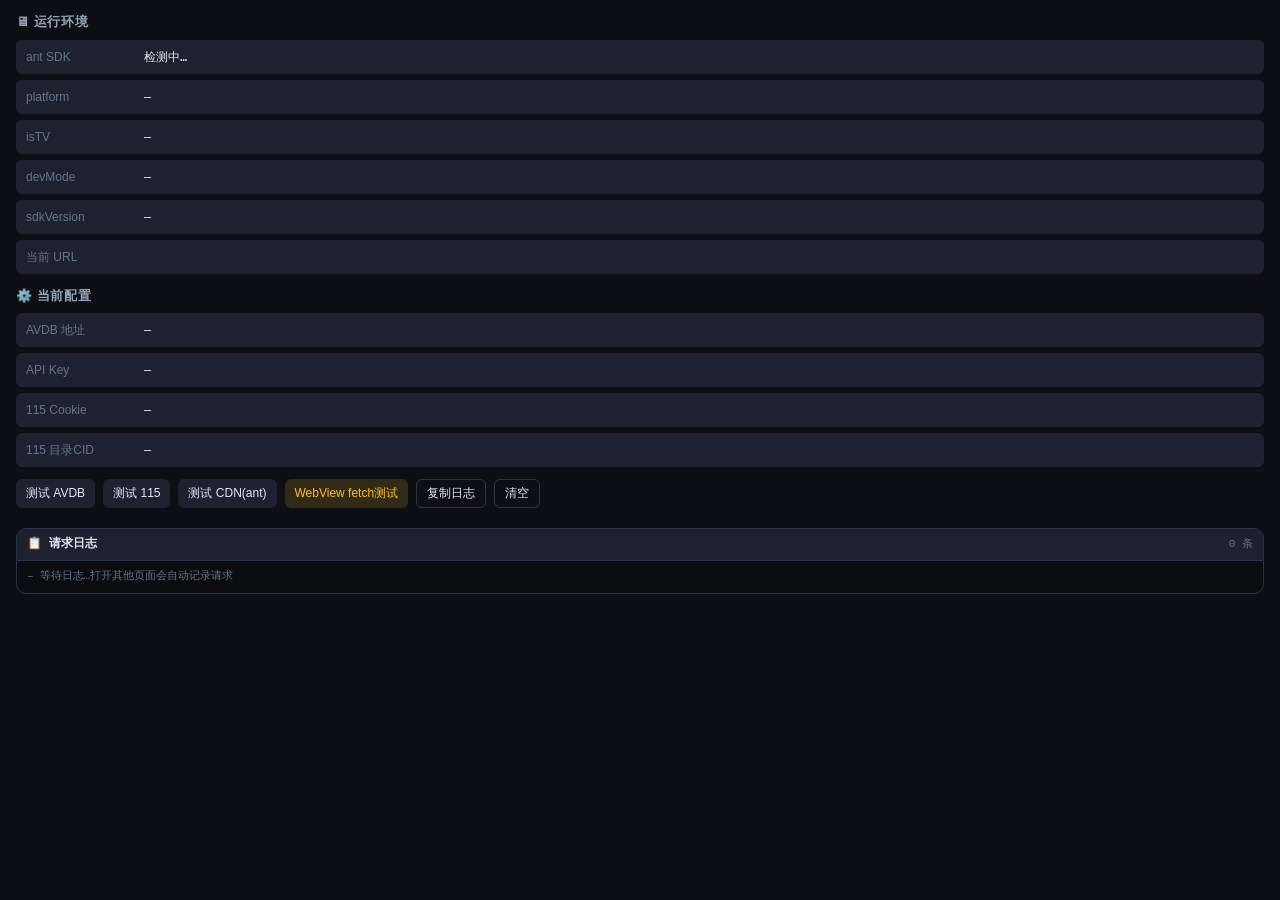
<file: debug.html>
<!DOCTYPE html>
<html lang="zh-CN">
<head>
<meta charset="UTF-8"/>
<meta name="viewport" content="width=device-width,initial-scale=1,viewport-fit=cover"/>
<title>诊断日志 · AVDB</title>
<link rel="stylesheet" href="./theme.css"/>
<style>
#app-main { padding: 0; }

/* 诊断卡片区 */
.diag-section { padding: 12px 16px 0; }
.diag-title { font-size: 13px; font-weight: 600; color: var(--text2); margin-bottom: 8px; text-transform: uppercase; letter-spacing: .6px; }
.diag-grid { display: flex; flex-direction: column; gap: 6px; margin-bottom: 12px; }
.diag-row { display: flex; gap: 8px; align-items: center; font-size: 12px; background: var(--bg3); border-radius: var(--radius-sm); padding: 8px 10px; }
.diag-row .k { color: var(--text3); flex-shrink: 0; width: 110px; }
.diag-row .v { color: var(--text); word-break: break-all; flex: 1; font-family: monospace; }
.diag-row .ok   { color: var(--success); }
.diag-row .warn { color: var(--warn); }
.diag-row .err  { color: var(--danger); }

/* 测试按钮行 */
.test-btns { display: flex; gap: 8px; flex-wrap: wrap; padding: 0 16px 12px; }
.test-result { font-size: 11px; padding: 3px 8px; border-radius: var(--radius-sm); }
.test-result.ok    { background: rgba(52,211,153,.15); color: var(--success); }
.test-result.error { background: rgba(248,113,113,.15); color: var(--danger); }

/* 日志面板 */
#log-panel {
  margin: 0 16px 16px;
  background: #0a0c10;
  border: 1px solid var(--border);
  border-radius: var(--radius);
  font-family: 'Courier New', monospace;
  font-size: 11px;
  line-height: 1.6;
  overflow: hidden;
}
#log-header {
  display: flex;
  align-items: center;
  justify-content: space-between;
  padding: 6px 10px;
  background: var(--bg3);
  border-bottom: 1px solid var(--border);
  font-size: 12px;
  font-weight: 600;
}
#log-entries {
  max-height: 55vh;
  overflow-y: auto;
  padding: 6px 0;
}
#log-entries::-webkit-scrollbar { width: 3px; }
#log-entries::-webkit-scrollbar-thumb { background: var(--border); }
.log-line {
  display: flex;
  gap: 6px;
  padding: 1px 10px;
  transition: background .1s;
}
.log-line:hover { background: rgba(255,255,255,.03); }
.log-t    { color: var(--text3); flex-shrink: 0; user-select: none; }
.log-tag  { flex-shrink: 0; width: 36px; text-align: center; border-radius: 2px; }
.log-msg  { color: var(--text2); word-break: break-all; flex: 1; }
.level-INFO  .log-tag { background: rgba(108,142,245,.2); color: var(--accent); }
.level-WARN  .log-tag { background: rgba(251,191,36,.2);  color: var(--warn); }
.level-ERROR .log-tag { background: rgba(248,113,113,.2); color: var(--danger); }
.level-ERROR .log-msg { color: var(--danger); }
</style>
</head>
<body>
<div id="app-header"></div>
<div id="app-main">

  <!-- 环境信息 -->
  <div class="diag-section">
    <div class="diag-title">🖥 运行环境</div>
    <div class="diag-grid" id="env-grid">
      <div class="diag-row"><span class="k">ant SDK</span><span class="v" id="d-sdk">检测中…</span></div>
      <div class="diag-row"><span class="k">platform</span><span class="v" id="d-platform">–</span></div>
      <div class="diag-row"><span class="k">isTV</span><span class="v" id="d-tv">–</span></div>
      <div class="diag-row"><span class="k">devMode</span><span class="v" id="d-dev">–</span></div>
      <div class="diag-row"><span class="k">sdkVersion</span><span class="v" id="d-sdkver">–</span></div>
      <div class="diag-row"><span class="k">当前 URL</span><span class="v" id="d-url" style="font-size:10px"></span></div>
    </div>

    <div class="diag-title">⚙️ 当前配置</div>
    <div class="diag-grid" id="cfg-grid">
      <div class="diag-row"><span class="k">AVDB 地址</span><span class="v" id="d-avdb-url">–</span></div>
      <div class="diag-row"><span class="k">API Key</span><span class="v" id="d-avdb-key">–</span></div>
      <div class="diag-row"><span class="k">115 Cookie</span><span class="v" id="d-p115">–</span></div>
      <div class="diag-row"><span class="k">115 目录CID</span><span class="v" id="d-folder-cid">–</span></div>

    </div>
  </div>

  <!-- 诊断测试按钮 -->
  <div class="test-btns">
    <button data-focus class="btn btn-sm" id="btn-test-avdb">测试 AVDB</button>
    <button data-focus class="btn btn-sm" id="btn-test-115">测试 115</button>
    <button data-focus class="btn btn-sm" id="btn-test-cdn">测试 CDN(ant)</button>
    <button data-focus class="btn btn-sm" style="background:rgba(251,191,36,.15);color:#fbbf24" id="btn-test-fetch">WebView fetch测试</button>
    <button data-focus class="btn btn-sm btn-ghost" id="btn-copy">复制日志</button>
    <button data-focus class="btn btn-sm btn-ghost" id="btn-clear">清空</button>
  </div>
  <div id="test-results" style="padding: 0 16px 8px; display:flex; gap:6px; flex-wrap:wrap;"></div>


  <!-- 实时日志面板 -->
  <div id="log-panel">
    <div id="log-header">
      📋 请求日志
      <span id="log-count" style="font-weight:400;color:var(--text3);font-size:11px">0 条</span>
    </div>
    <div id="log-entries">
      <div class="log-line"><span class="log-t">–</span><span class="log-msg" style="color:var(--text3)">等待日志…打开其他页面会自动记录请求</span></div>
    </div>
  </div>

</div>

<script src="./lib.js"></script>
<script>
(function(){
  'use strict';
  var Cfg = AVDBApp.Cfg, AVDB = AVDBApp.AVDB, P115 = AVDBApp.P115, Log = AVDBApp.Log, UI = AVDBApp.UI;

  Cfg.load().then(function(){
    UI.renderHeader('settings');
    UI.initTvFocus();
    fillEnv();
    fillCfg();
    startLogStream();
    bindButtons();
  });

  /* ---- 环境信息 ---- */
  function fillEnv() {
    setText('d-url', location.href);
    if (typeof window.ant === 'undefined') {
      setText('d-sdk', 'ⓘ 未检测到 ant（浏览器模式）', 'warn');
      return;
    }
    setText('d-sdk', '✅ 已注入', 'ok');
    try {
      ant.env.getSystemInfo().then(function(info){
        setText('d-platform', info.platform || '–');
        setText('d-tv',      String(info.isTV));
        setText('d-dev',     String(info.devMode), info.devMode ? 'warn' : '');
        setText('d-sdkver',  info.sdkVersion || '–');
        Log.info('ENV', JSON.stringify(info));
      });
    } catch(e) {
      setText('d-platform', 'getSystemInfo 失败: ' + e.message, 'err');
    }
  }

  /* ---- 配置信息 ---- */
  function fillCfg() {
    var d = Cfg.data;
    setText('d-avdb-url', d.avdbUrl || '（未设置）', d.avdbUrl ? '' : 'warn');
    setText('d-avdb-key', d.avdbKey ? d.avdbKey.slice(0,8) + '…' : '（未设置）', d.avdbKey ? '' : 'warn');
    var has115 = Cfg.has115Cookie();
    setText('d-p115', has115 ? '✅ UID/CID/SEID 已填写' : '❌ 未填写', has115 ? 'ok' : 'err');
    setText('d-folder-cid', d.p115FolderCid || '–');
  }

  function setText(id, text, cls) {
    var el = document.getElementById(id);
    if (!el) return;
    el.textContent = text;
    el.className = 'v' + (cls ? ' ' + cls : '');
  }

  /* ---- 日志流 ---- */
  function startLogStream() {
    renderLogs();
    Log.subscribe(function(){ renderLogs(); });
  }

  function renderLogs() {
    var entries = Log.getAll();
    var panel = document.getElementById('log-entries');
    var count = document.getElementById('log-count');
    if (count) count.textContent = entries.length + ' 条';
    if (!panel) return;
    if (!entries.length) {
      panel.innerHTML = '<div class="log-line"><span class="log-msg" style="color:var(--text3)">暂无日志</span></div>';
      return;
    }
    panel.innerHTML = entries.map(function(e){
      return '<div class="log-line level-' + e.level + '">' +
        '<span class="log-t">' + e.t + '</span>' +
        '<span class="log-tag">' + e.tag + '</span>' +
        '<span class="log-msg">' + esc(e.msg) + '</span>' +
      '</div>';
    }).join('');
    // 滚动到底部
    panel.scrollTop = panel.scrollHeight;
  }

  function esc(s) {
    return String(s).replace(/&/g,'&amp;').replace(/</g,'&lt;').replace(/>/g,'&gt;');
  }

  /* ---- 诊断按钮 ---- */
  function bindButtons() {
    document.getElementById('btn-test-avdb').addEventListener('click', testAVDB);
    document.getElementById('btn-test-115').addEventListener('click', test115);
    document.getElementById('btn-test-cdn').addEventListener('click', testCDN);
    document.getElementById('btn-test-fetch').addEventListener('click', testFetch);
    document.getElementById('btn-copy').addEventListener('click', copyLogs);
    document.getElementById('btn-clear').addEventListener('click', function(){
      Log.clear(); renderLogs();
    });
  }

  function showResult(id, ok, msg) {
    var area = document.getElementById('test-results');
    var el = document.getElementById('tr-' + id) || document.createElement('span');
    el.id = 'tr-' + id;
    el.className = 'test-result ' + (ok ? 'ok' : 'error');
    el.textContent = msg;
    if (!el.parentNode) area.appendChild(el);
  }

  function testAVDB() {
    var btn = document.getElementById('btn-test-avdb');
    btn.disabled = true; btn.textContent = '测试中…';
    Log.info('DIAG', '开始测试 AVDB: ' + Cfg.data.avdbUrl);
    AVDB.getStats().then(function(data){
      var n = data && (data.article_count || data.articles_count || data.total_articles || '?');
      showResult('avdb', true, '✅ AVDB 正常，资源: ' + n);
      Log.info('DIAG', 'AVDB测试通过，资源数: ' + n);
    }).catch(function(e){
      showResult('avdb', false, '❌ AVDB: ' + e.message);
      Log.error('DIAG', 'AVDB测试失败: ' + e.message);
    }).then(function(){ btn.disabled = false; btn.textContent = '测试 AVDB'; });
  }

  function test115() {
    if (!Cfg.has115Cookie()) {
      showResult('115', false, '❌ 115 Cookie 未填写');
      return;
    }
    var btn = document.getElementById('btn-test-115');
    btn.disabled = true; btn.textContent = '测试中…';
    Log.info('DIAG', '开始测试 115 Cookie');
    P115.testCookie().then(function(data){
      var cnt = data && data.data && data.data.count;
      showResult('115', true, '✅ 115 Cookie 有效' + (cnt != null ? '，文件: ' + cnt : ''));
      Log.info('DIAG', '115 Cookie 有效');
    }).catch(function(e){
      showResult('115', false, '❌ 115: ' + e.message);
      Log.error('DIAG', '115 Cookie 失败: ' + e.message);
    }).then(function(){ btn.disabled = false; btn.textContent = '测试 115'; });
  }

  function testCDN() {
    var btn = document.getElementById('btn-test-cdn');
    btn.disabled = true; btn.textContent = '测试中…';
    var cdnUrl = 'https://cdn.jsdelivr.net/gh/graysui/avdb-mayiapp@main/manifest.json';
    Log.info('DIAG', '测试 CDN(ant.request): ' + cdnUrl);
    ant.request({ url: cdnUrl, method: 'GET', timeout: 10000 }).then(function(res){
      showResult('cdn', true, '✅ CDN(ant) 可达 ' + res.statusCode);
      Log.info('DIAG', 'CDN ant.request 正常 ' + res.statusCode);
    }).catch(function(e){
      showResult('cdn', false, '❌ CDN(ant): ' + e.message);
      Log.error('DIAG', 'CDN ant.request 失败: ' + e.message);
    }).then(function(){ btn.disabled = false; btn.textContent = '测试 CDN(ant)'; });
  }

  /* WebView 原生 fetch 测试
     目的：区分 ant.request SDK 问题 vs 设备网络问题
     - fetch 成功 + ant.request 失败 → SDK/allowlist 问题
     - fetch 失败 + ant.request 失败 → 设备无外网 / VPN / 代理问题
  */
  function testFetch() {
    var btn = document.getElementById('btn-test-fetch');
    btn.disabled = true; btn.textContent = '测试中…';
    var testUrl = 'https://cdn.jsdelivr.net/gh/graysui/avdb-mayiapp@main/manifest.json';
    Log.info('DIAG', '开始 WebView fetch 测试: ' + testUrl);
    var t0 = Date.now();
    fetch(testUrl, { method: 'GET', mode: 'cors', cache: 'no-store' })
      .then(function(res){
        var ms = Date.now() - t0;
        Log.info('DIAG', 'WebView fetch 成功: HTTP ' + res.status + ' [' + ms + 'ms]');
        showResult('fetch', true, '✅ WebView fetch 可达 HTTP ' + res.status + ' (' + ms + 'ms)');
        Log.warn('DIAG', '→ ant.request 失败但 fetch 成功：是 ant.request SDK 或 allowlist 问题！');
      })
      .catch(function(e){
        var ms = Date.now() - t0;
        Log.error('DIAG', 'WebView fetch 也失败 [' + ms + 'ms]: ' + e.message);
        showResult('fetch', false, '❌ WebView fetch 失败: ' + e.message);
        Log.warn('DIAG', '→ fetch 和 ant.request 都失败：设备网络/VPN/代理问题，与代码无关！');
      })
      .then(function(){ btn.disabled = false; btn.textContent = 'WebView fetch测试'; });

    // 同时测试 AVDB URL（如果已配置）
    if (Cfg.data.avdbUrl) {
      var avdbTest = Cfg.data.avdbUrl + '/api/v1/stats';
      Log.info('DIAG', 'WebView fetch 测试 AVDB: ' + avdbTest);
      fetch(avdbTest, { method: 'GET', mode: 'no-cors', cache: 'no-store' })
        .then(function(res){
          Log.info('DIAG', 'WebView fetch AVDB 响应 type=' + res.type + ' status=' + res.status);
        }).catch(function(e){
          Log.error('DIAG', 'WebView fetch AVDB 失败: ' + e.message);
        });
    }
  }

  function copyLogs() {
    var text = Log.getAll().map(function(e){
      return '[' + e.t + '] ' + e.level + ' [' + e.tag + '] ' + e.msg;
    }).join('\n');
    ant.clipboard.set(text).then(function(){
      UI.toast('✅ 日志已复制到剪贴板（' + Log.getAll().length + ' 条）');
    }).catch(function(e){
      UI.toast('复制失败: ' + UI.errText(e));
    });
  }
})();

</script>
</body>
</html>
</file>
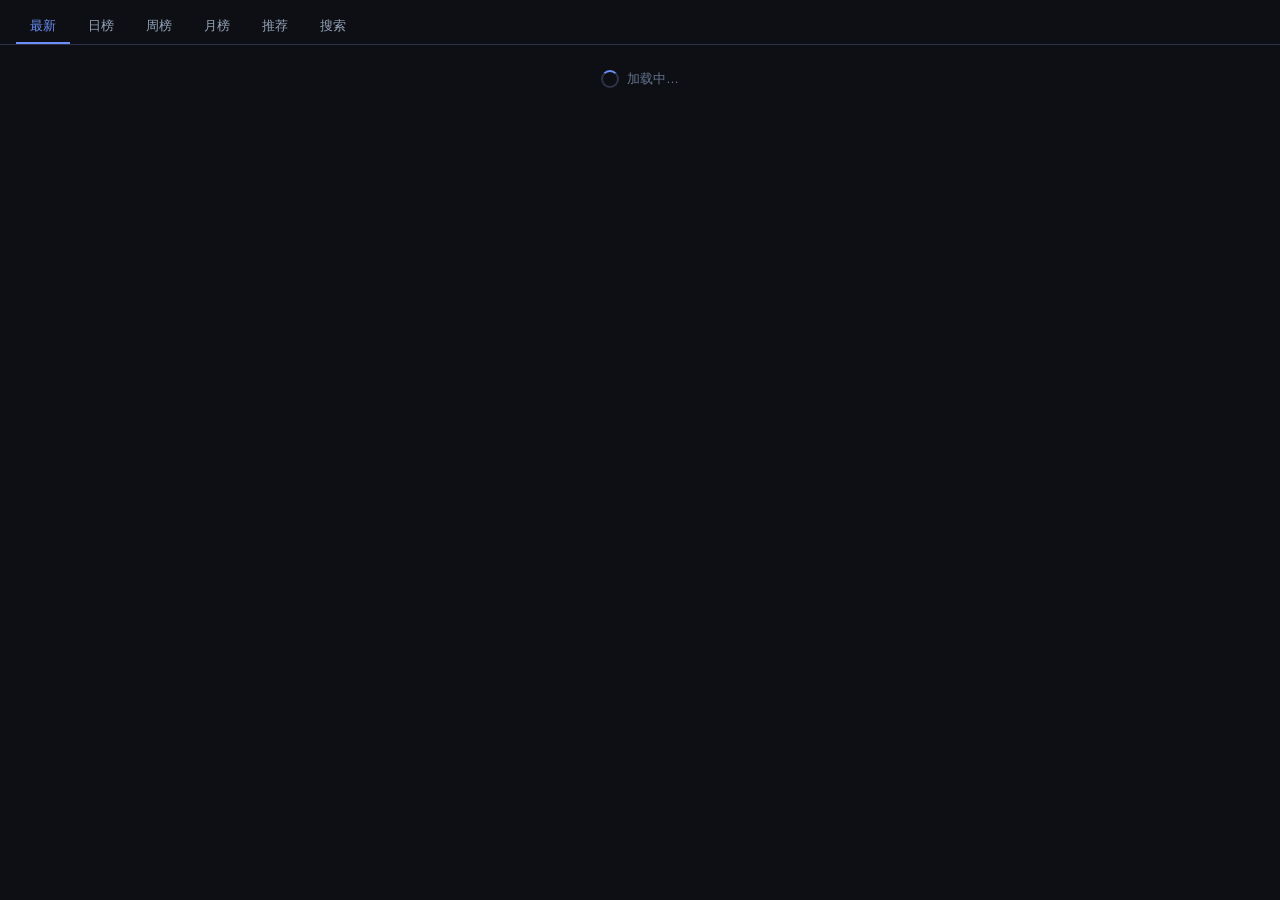
<file: online.html>
<!DOCTYPE html>
<html lang="zh-CN">
<head>
<meta charset="UTF-8"/>
<meta name="viewport" content="width=device-width,initial-scale=1,viewport-fit=cover"/>
<title>在线资源 · AVDB</title>
<link rel="stylesheet" href="./theme.css"/>
<style>
#search-wrap { padding:10px 16px; display:flex; gap:8px; }
#search-wrap input { flex:1; background:var(--bg3); border:1px solid var(--border);
  border-radius:var(--radius-sm); color:var(--text); font-size:14px; padding:8px 12px; outline:none; }
#search-wrap input:focus { border-color:var(--accent); }
</style>
</head>
<body>
<div id="app-header"></div>

<!-- Tab Bar -->
<div class="tab-bar" id="tab-bar">
  <button data-focus class="tab-btn on" data-tab="latest">最新</button>
  <button data-focus class="tab-btn" data-tab="daily">日榜</button>
  <button data-focus class="tab-btn" data-tab="weekly">周榜</button>
  <button data-focus class="tab-btn" data-tab="monthly">月榜</button>
  <button data-focus class="tab-btn" data-tab="recommend">推荐</button>
  <button data-focus class="tab-btn" data-tab="search">搜索</button>
</div>

<!-- 搜索框（仅搜索tab显示）-->
<div id="search-wrap" style="display:none">
  <input id="search-input" type="text" placeholder="番号 / 标题 / 演员…" autocomplete="off"/>
  <button data-focus class="btn btn-primary btn-sm" id="search-btn">搜索</button>
</div>

<div id="app-main">
  <div class="loading-row"><div class="spinner"></div>加载中…</div>
</div>

<script src="./lib.js"></script>
<script>
(function(){
  'use strict';
  var Cfg = AVDBApp.Cfg, AVDB = AVDBApp.AVDB, UI = AVDBApp.UI;
  var main = document.getElementById('app-main');
  var currentTab = 'latest';
  var currentPage = 1;
  var loading = false;
  var hasMore = true;

  Cfg.load().then(function(){
    UI.renderHeader('online');
    UI.initTvFocus();
    if (!UI.checkConfig(main)) return;
    initTabs();
    loadTab('latest', 1, true);
  });

  function initTabs() {
    document.getElementById('tab-bar').querySelectorAll('.tab-btn').forEach(function(btn){
      btn.addEventListener('click', function(){
        document.querySelectorAll('.tab-btn').forEach(function(b){ b.classList.remove('on'); });
        btn.classList.add('on');
        var tab = btn.dataset.tab;
        document.getElementById('search-wrap').style.display = tab === 'search' ? 'flex' : 'none';
        if (tab !== 'search') loadTab(tab, 1, true);
        else { currentTab = 'search'; main.innerHTML = '<div class="hint">输入关键词后搜索</div>'; }
      });
    });
    var si = document.getElementById('search-input');
    document.getElementById('search-btn').addEventListener('click', function(){
      var q = si.value.trim();
      if (!q) return;
      doSearch(q, 1, true);
    });
    si.addEventListener('keydown', function(e){
      if (e.key === 'Enter') document.getElementById('search-btn').click();
    });
    // 滚动加载更多
    window.addEventListener('scroll', function(){
      if (loading || !hasMore) return;
      if (window.innerHeight + window.scrollY >= document.body.offsetHeight - 200) {
        if (currentTab === 'search') {
          var q = document.getElementById('search-input').value.trim();
          if (q) doSearch(q, currentPage + 1, false);
        } else {
          loadTab(currentTab, currentPage + 1, false);
        }
      }
    });
  }

  function loadTab(tab, page, reset) {
    currentTab = tab;
    if (loading) return;
    loading = true;
    if (reset) { currentPage = 1; hasMore = true; main.innerHTML = UI.skeleton(12, 'grid'); }

    var p;
    if (tab === 'latest')    p = AVDB.getLatest(page, 24);
    else if (tab === 'daily')   p = AVDB.getRankings('daily');
    else if (tab === 'weekly')  p = AVDB.getRankings('weekly');
    else if (tab === 'monthly') p = AVDB.getRankings('monthly');
    else if (tab === 'recommend') p = AVDB.getRecommend();
    else return;

    p.then(function(data){
      currentPage = page;
      var list = normalizeMovies(data, tab);
      if (list.length < 20) hasMore = false;
      if (reset) main.innerHTML = '';
      if (!list.length && reset) { main.innerHTML = '<div class="hint">暂无内容</div>'; return; }
      appendCards(list);
    }).catch(function(e){
      if (reset) main.innerHTML = UI.stateHtml('⚠️', '加载失败', UI.esc(UI.errText(e)),
        '<button data-focus class="btn btn-primary" onclick="location.reload()">重试</button>');
      else UI.toast('加载失败：' + UI.errText(e));
    }).then(function(){ loading = false; });
  }

  function doSearch(q, page, reset) {
    if (loading) return;
    loading = true;
    if (reset) { currentPage = 1; hasMore = true; main.innerHTML = UI.skeleton(12, 'grid'); }

    AVDB.search(q, page, 24).then(function(data){
      currentPage = page;
      var list = normalizeMovies(data, 'search');
      if (list.length < 20) hasMore = false;
      if (reset) main.innerHTML = '';
      if (!list.length && reset) { main.innerHTML = '<div class="hint">没有找到「' + UI.esc(q) + '」相关结果</div>'; return; }
      appendCards(list);
    }).catch(function(e){
      if (reset) main.innerHTML = UI.stateHtml('⚠️', '搜索失败', UI.esc(UI.errText(e)));
      else UI.toast('搜索失败：' + UI.errText(e));
    }).then(function(){ loading = false; });
  }

  function normalizeMovies(data, tab) {
    if (!data) return [];
    var list = Array.isArray(data) ? data : (data.list || data.items || data.movies || data.results || []);
    return list.map(function(m){
      return {
        _id:    m.id || m.movie_id || '',
        title:  m.title || m.number || '',
        number: m.number || '',
        cover:  m.cover || m.preview_url || '',
        score:  m.score || ''
      };
    });
  }

  function appendCards(list) {
    var grid = main.querySelector('.grid');
    if (!grid) { main.innerHTML = '<div class="grid"></div>'; grid = main.querySelector('.grid'); }
    var frag = document.createDocumentFragment();
    list.forEach(function(item){
      var btn = document.createElement('button');
      btn.className = 'card';
      btn.setAttribute('data-focus', '');
      btn.innerHTML = UI.posterHtml(item) +
        '<div class="card-name">' + UI.esc(item.title) + '</div>' +
        (item.number ? '<div class="card-sub">' + UI.esc(item.number) + '</div>' : '');
      btn.addEventListener('click', function(){ UI.goMovie(item._id); });
      frag.appendChild(btn);
    });
    grid.appendChild(frag);
  }
})();
</script>
</body>
</html>
</file>
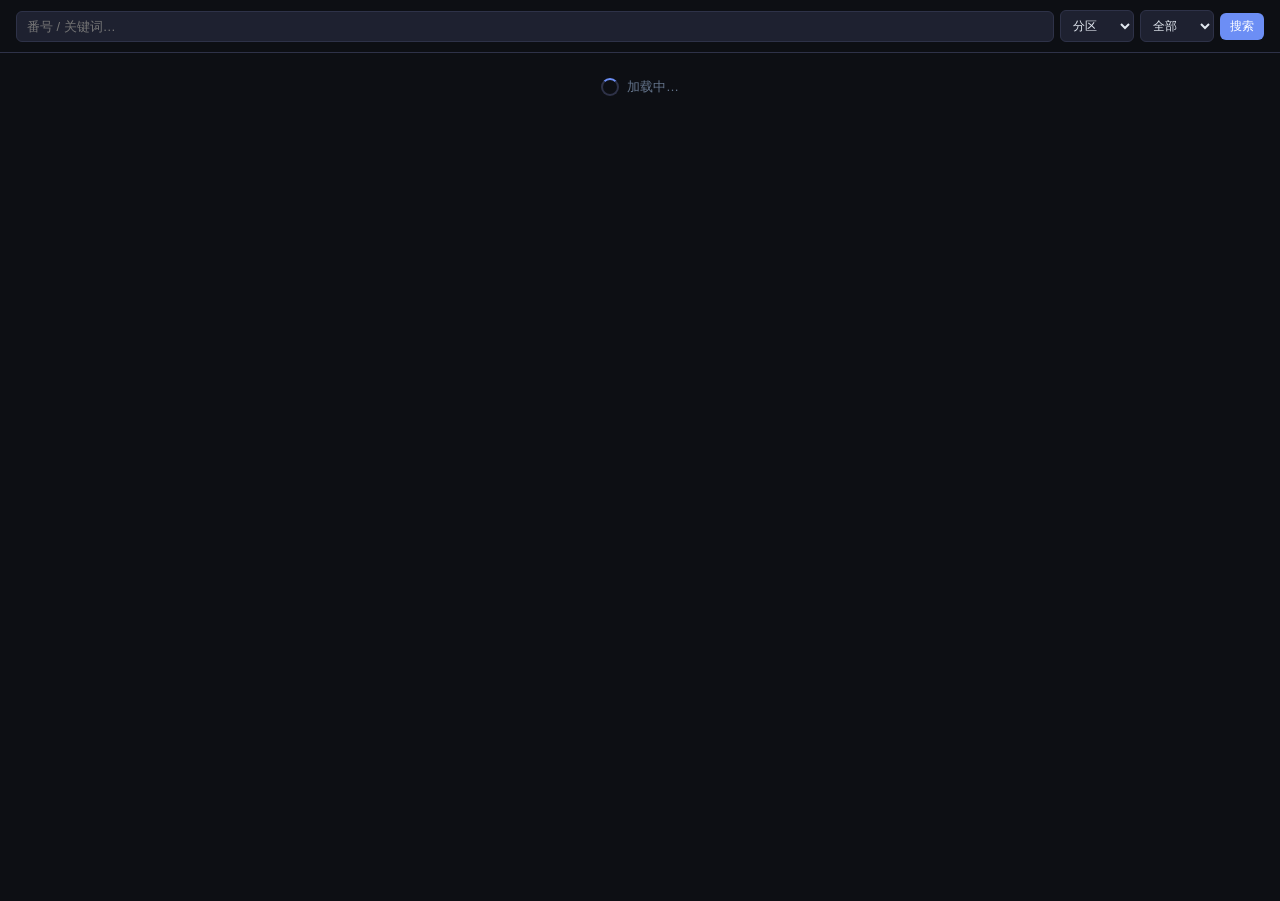
<file: resources.html>
<!DOCTYPE html>
<html lang="zh-CN">
<head>
<meta charset="UTF-8"/>
<meta name="viewport" content="width=device-width,initial-scale=1,viewport-fit=cover"/>
<title>资源库 · AVDB</title>
<link rel="stylesheet" href="./theme.css"/>
<style>
.filter-bar { display:flex; gap:6px; padding:10px 16px; flex-wrap:wrap; align-items:center; border-bottom:1px solid var(--border); }
.filter-bar input { flex:1; min-width:120px; background:var(--bg3); border:1px solid var(--border);
  border-radius:var(--radius-sm); color:var(--text); font-size:13px; padding:7px 10px; outline:none; }
.filter-bar input:focus { border-color:var(--accent); }
.filter-select { background:var(--bg3); border:1px solid var(--border); border-radius:var(--radius-sm);
  color:var(--text); font-size:12px; padding:7px 8px; outline:none; }
.article-item { display:flex; gap:12px; padding:12px 16px; border-bottom:1px solid var(--border); cursor:pointer; transition:background .15s; }
.article-item:hover { background:var(--bg3); }
.article-cover { flex-shrink:0; width:60px; aspect-ratio:2/3; border-radius:var(--radius-sm); overflow:hidden; background:var(--surface); }
.article-cover img { width:100%; height:100%; object-fit:cover; display:block; }
.article-cover .ph { width:100%; height:100%; display:flex; align-items:center; justify-content:center; font-size:18px; color:var(--text3); }
.article-info { flex:1; min-width:0; }
.a-number { font-size:13px; font-weight:600; color:var(--accent); font-family:monospace; margin-bottom:3px; }
.a-title  { font-size:13px; color:var(--text); margin-bottom:4px; overflow:hidden; display:-webkit-box; -webkit-line-clamp:2; -webkit-box-orient:vertical; }
.a-meta   { display:flex; flex-wrap:wrap; gap:4px; }
.a-tag    { font-size:10px; padding:1px 5px; border-radius:3px; background:var(--surface); color:var(--text3); }
.a-tag.stock  { color:var(--success); }
</style>
</head>
<body>
<div id="app-header"></div>

<!-- 筛选栏 -->
<div class="filter-bar">
  <input id="kw-input" type="text" placeholder="番号 / 关键词…" autocomplete="off"/>
  <select id="section-sel" class="filter-select">
    <option value="">分区</option>
    <option value="javdb">JavDB</option>
    <option value="r18">R18</option>
  </select>
  <select id="stock-sel" class="filter-select">
    <option value="">全部</option>
    <option value="1">有资源</option>
    <option value="0">无资源</option>
  </select>
  <button data-focus class="btn btn-primary btn-sm" id="search-btn">搜索</button>
</div>

<div id="app-main">
  <div class="loading-row"><div class="spinner"></div>加载中…</div>
</div>

<script src="./lib.js"></script>
<script>
(function(){
  'use strict';
  var Cfg = AVDBApp.Cfg, AVDB = AVDBApp.AVDB, UI = AVDBApp.UI;
  var main = document.getElementById('app-main');
  var currentPage = 1, loading = false, hasMore = true;
  var currentQuery = {};

  Cfg.load().then(function(){
    UI.renderHeader('resources');
    UI.initTvFocus();
    if (!UI.checkConfig(main)) return;

    // 初始加载
    doSearch({}, 1, true);

    // 绑定搜索
    document.getElementById('search-btn').addEventListener('click', function(){ triggerSearch(); });
    document.getElementById('kw-input').addEventListener('keydown', function(e){
      if (e.key === 'Enter') triggerSearch();
    });

    // 滚动加载更多
    window.addEventListener('scroll', function(){
      if (loading || !hasMore) return;
      if (window.innerHeight + window.scrollY >= document.body.offsetHeight - 200) {
        doSearch(currentQuery, currentPage + 1, false);
      }
    });
  });

  function triggerSearch() {
    var kw      = document.getElementById('kw-input').value.trim();
    var section = document.getElementById('section-sel').value;
    var stock   = document.getElementById('stock-sel').value;
    var q = {
      keyword: kw || null,
      section: section || null,
      inStock: stock === '1' ? true : stock === '0' ? false : null
    };
    doSearch(q, 1, true);
  }

  function doSearch(q, page, reset) {
    if (loading) return;
    loading = true;
    currentQuery = q;
    if (reset) {
      currentPage = 1; hasMore = true;
      main.innerHTML = '<div id="list-wrap"></div>' +
        '<div id="skeleton-wrap">' + skeletonList(6) + '</div>';
    }

    AVDB.searchArticles({
      keyword:  q.keyword,
      section:  q.section,
      inStock:  q.inStock,
      page:     page,
      pageSize: 24
    }).then(function(data){
      currentPage = page;
      var items = normArticles(data);
      var total = data && (data.total || data.count);
      if (items.length < 20) hasMore = false;

      var skeleton = document.getElementById('skeleton-wrap');
      if (skeleton) skeleton.remove();
      var wrap = document.getElementById('list-wrap');
      if (!wrap) { main.innerHTML = '<div id="list-wrap"></div>'; wrap = document.getElementById('list-wrap'); }

      if (reset && !items.length) {
        main.innerHTML = '<div class="hint">没有找到相关资源</div>';
        return;
      }
      items.forEach(function(item){ wrap.appendChild(makeArticleEl(item)); });

      // 加载更多按钮
      var loadMoreEl = document.getElementById('load-more-btn');
      if (loadMoreEl) loadMoreEl.remove();
      if (hasMore) {
        var btn = document.createElement('div');
        btn.id = 'load-more-btn';
        btn.className = 'load-more';
        btn.innerHTML = '<button data-focus class="btn btn-ghost">加载更多</button>';
        btn.querySelector('button').addEventListener('click', function(){
          doSearch(currentQuery, currentPage + 1, false);
        });
        main.appendChild(btn);
      }
    }).catch(function(e){
      if (reset) main.innerHTML = UI.stateHtml('⚠️', '加载失败', UI.esc(UI.errText(e)),
        '<button data-focus class="btn btn-primary" onclick="location.reload()">重试</button>');
      else UI.toast('加载失败：' + UI.errText(e));
    }).then(function(){ loading = false; });
  }

  function normArticles(data) {
    if (!data) return [];
    var list = Array.isArray(data) ? data : (data.list || data.items || data.articles || []);
    return list.map(function(a){
      return {
        tid:      a.tid || a.id || '',
        number:   a.number || a.tid || '',
        title:    a.title || a.name || '',
        cover:    a.cover || a.poster || '',
        section:  a.section || '',
        category: a.category || '',
        inStock:  !!(a.in_stock || a.has_resource),
        website:  a.website || ''
      };
    });
  }

  function makeArticleEl(item) {
    var el = document.createElement('div');
    el.className = 'article-item';
    el.setAttribute('data-focus', '');
    el.setAttribute('tabindex', '0');
    var coverInner = item.cover
      ? '<img src="' + UI.esc(item.cover) + '" alt="" loading="lazy" onerror="this.parentNode.innerHTML=\'<div class=ph>🎬</div>\'">'
      : '<div class="ph">🎬</div>';
    el.innerHTML =
      '<div class="article-cover">' + coverInner + '</div>' +
      '<div class="article-info">' +
        '<div class="a-number">' + UI.esc(item.number) + '</div>' +
        '<div class="a-title">' + UI.esc(item.title || item.number) + '</div>' +
        '<div class="a-meta">' +
          (item.section  ? '<span class="a-tag">' + UI.esc(item.section)  + '</span>' : '') +
          (item.category ? '<span class="a-tag">' + UI.esc(item.category) + '</span>' : '') +
          (item.inStock  ? '<span class="a-tag stock">有资源</span>'                   : '') +
          (item.website  ? '<span class="a-tag">' + UI.esc(item.website)  + '</span>' : '') +
        '</div>' +
      '</div>';
    el.addEventListener('click', function(){
      // 资源中心的文章没有在线 movie_id，跳转到资源详情页
      ant.storage.setJSON('res.detail', item).then(function(){
        ant.navigateTo('article.html?tid=' + encodeURIComponent(item.tid));
      }).catch(function(){ UI.toast('跳转失败'); });
    });
    return el;
  }

  function skeletonList(n) {
    var html = '';
    for (var i = 0; i < n; i++) {
      html += '<div class="article-item">' +
        '<div class="article-cover"><div class="sk sk-poster" style="width:60px"></div></div>' +
        '<div style="flex:1">' +
          '<div class="sk sk-line" style="width:60%;margin-top:6px"></div>' +
          '<div class="sk sk-line" style="width:90%;margin-top:8px"></div>' +
          '<div class="sk sk-line" style="width:45%;margin-top:8px"></div>' +
        '</div></div>';
    }
    return html;
  }
})();
</script>
</body>
</html>
</file>
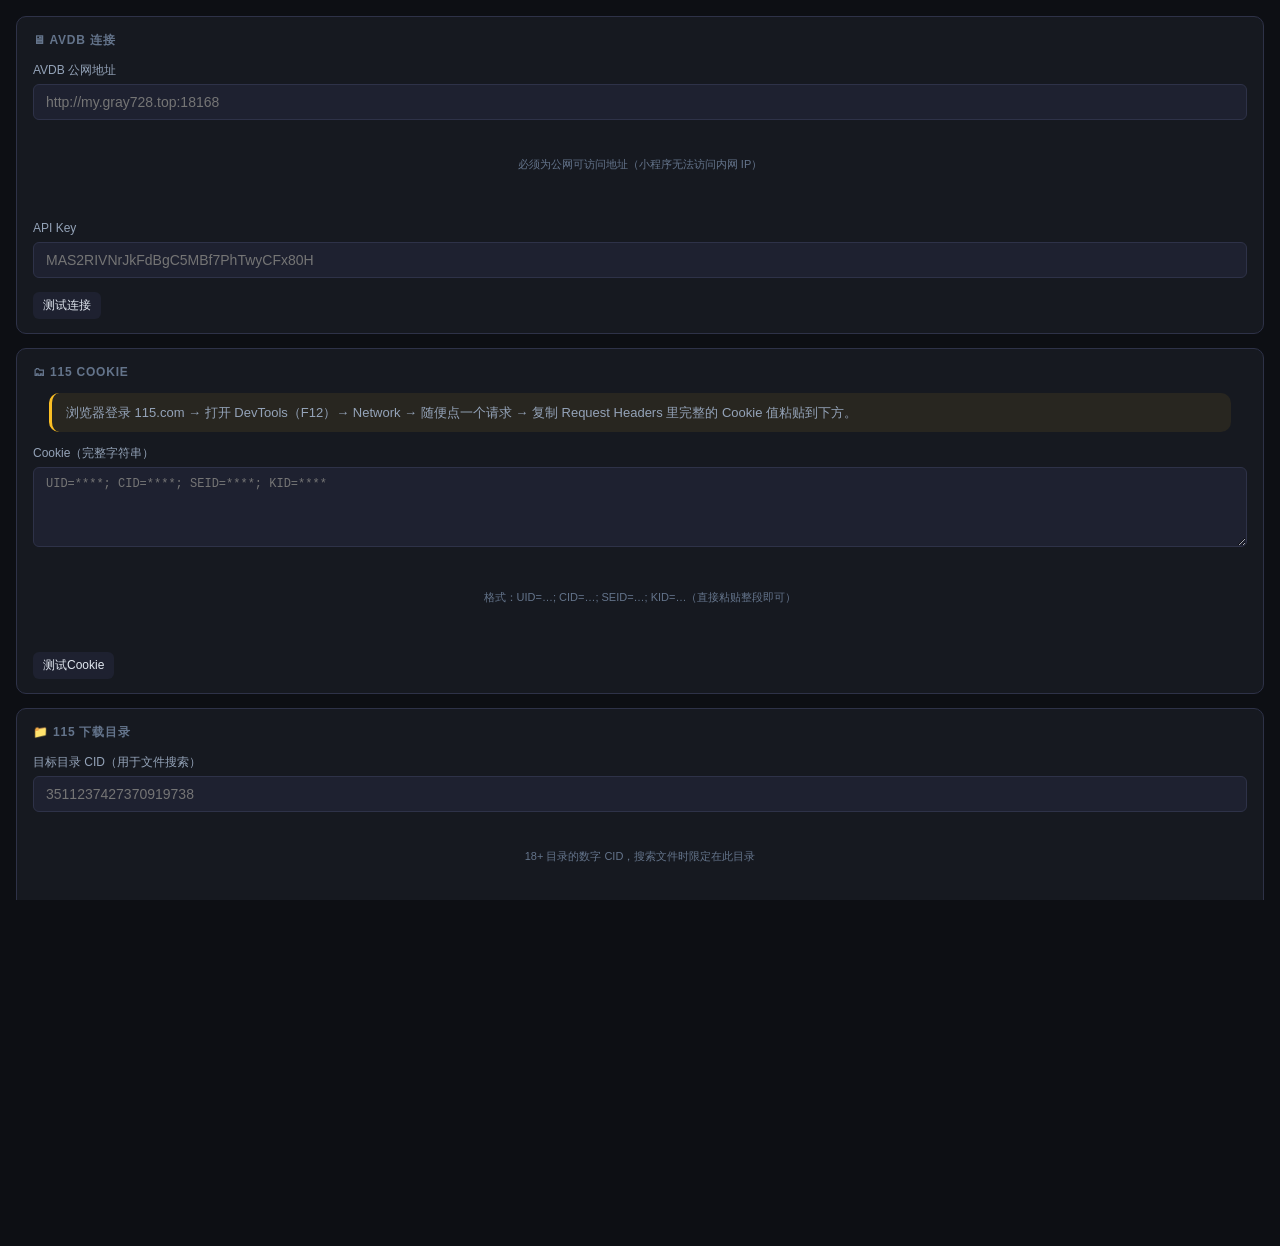
<file: settings.html>
<!DOCTYPE html>
<html lang="zh-CN">
<head>
<meta charset="UTF-8"/>
<meta name="viewport" content="width=device-width,initial-scale=1,viewport-fit=cover"/>
<title>设置 · AVDB</title>
<link rel="stylesheet" href="./theme.css"/>
<style>
#app-main { padding: 16px; }
.test-row { display:flex; gap:8px; margin-top:8px; align-items:center; flex-wrap:wrap; }
.test-result { font-size:12px; padding:4px 8px; border-radius:var(--radius-sm); }
.test-result.ok    { background:rgba(52,211,153,.15); color:var(--success); }
.test-result.error { background:rgba(248,113,113,.15); color:var(--danger); }
</style>
</head>
<body>
<div id="app-header"></div>
<div id="app-main">

  <!-- AVDB 配置 -->
  <div class="setting-group">
    <div class="setting-group-title">🖥 AVDB 连接</div>
    <div class="field">
      <label>AVDB 公网地址</label>
      <input data-focus type="url" id="avdb-url" placeholder="http://my.gray728.top:18168" autocomplete="off"/>
      <div class="hint">必须为公网可访问地址（小程序无法访问内网 IP）</div>
    </div>
    <div class="field">
      <label>API Key</label>
      <input data-focus type="text" id="avdb-key" placeholder="MAS2RIVNrJkFdBgC5MBf7PhTwyCFx80H" autocomplete="off"/>
    </div>
    <div class="test-row">
      <button data-focus class="btn btn-sm" id="test-avdb">测试连接</button>
      <span id="test-avdb-result"></span>
    </div>
  </div>

  <!-- 115 Cookie（单栏） -->
  <div class="setting-group">
    <div class="setting-group-title">🗂 115 Cookie</div>
    <div class="banner warn" style="margin-bottom:12px">
      浏览器登录 115.com → 打开 DevTools（F12）→ Network → 随便点一个请求 → 复制 Request Headers 里完整的 Cookie 值粘贴到下方。
    </div>
    <div class="field">
      <label>Cookie（完整字符串）</label>
      <textarea data-focus id="p115-cookie" rows="3"
        placeholder="UID=****; CID=****; SEID=****; KID=****"
        autocomplete="off" spellcheck="false"></textarea>
      <div class="hint">格式：UID=…; CID=…; SEID=…; KID=…（直接粘贴整段即可）</div>
    </div>
    <div class="test-row">
      <button data-focus class="btn btn-sm" id="test-115">测试Cookie</button>
      <span id="test-115-result"></span>
    </div>
  </div>

  <!-- 115 下载设置 -->
  <div class="setting-group">
    <div class="setting-group-title">📁 115 下载目录</div>
    <div class="field">
      <label>目标目录 CID（用于文件搜索）</label>
      <input data-focus type="text" id="p115-folder-cid" placeholder="3511237427370919738"/>
      <div class="hint">18+ 目录的数字 CID，搜索文件时限定在此目录</div>
    </div>
    <div class="field">
      <label>AVDB 下载保存路径（save_path）</label>
      <input data-focus type="text" id="p115-save-path" placeholder="/18+/"/>
      <div class="hint">发送磁力到115时使用的路径，与 AVDB 下载规则中的配置一致</div>
    </div>
  </div>

  <!-- 保存 -->
  <button data-focus class="btn btn-primary btn-full" id="save-btn">💾 保存设置</button>

  <div class="divider"></div>

  <!-- 诊断入口 -->
  <div style="display:flex; justify-content:center; gap:12px; padding:4px 0 12px;">
    <a data-focus class="btn btn-ghost btn-sm" href="debug.html">🔍 网络诊断 / 日志</a>
  </div>

  <!-- 关于 -->
  <div style="text-align:center; padding:4px 0 8px; font-size:11px; color:var(--text3);">
    AVDB 小程序 v1.0.2 · com.avdb.miniapp
  </div>

</div>

<script src="./lib.js"></script>
<script>
(function(){
  'use strict';
  var Cfg = AVDBApp.Cfg, AVDB = AVDBApp.AVDB, P115 = AVDBApp.P115, UI = AVDBApp.UI;

  Cfg.load().then(function(){
    UI.renderHeader('settings');
    UI.initTvFocus();
    fillForm();
    bindEvents();
  });

  function fillForm() {
    var d = Cfg.data;
    setValue('avdb-url',        d.avdbUrl);
    setValue('avdb-key',        d.avdbKey);
    setValue('p115-cookie',     d.p115Cookie);
    setValue('p115-folder-cid', d.p115FolderCid);
    setValue('p115-save-path',  d.p115SavePath);
  }

  function getValue(id)      { var el = document.getElementById(id); return el ? el.value.trim() : ''; }
  function setValue(id, val) { var el = document.getElementById(id); if (el) el.value = val || ''; }

  function bindEvents() {
    document.getElementById('save-btn').addEventListener('click', saveSettings);
    document.getElementById('test-avdb').addEventListener('click', testAVDB);
    document.getElementById('test-115').addEventListener('click', test115);
  }

  function saveSettings() {
    var btn = document.getElementById('save-btn');
    btn.disabled = true; btn.textContent = '保存中…';
    Cfg.save({
      avdbUrl:       getValue('avdb-url'),
      avdbKey:       getValue('avdb-key'),
      p115Cookie:    getValue('p115-cookie'),
      p115FolderCid: getValue('p115-folder-cid'),
      p115SavePath:  getValue('p115-save-path')
    }).then(function(){
      UI.toast('✅ 设置已保存');
    }).catch(function(e){
      UI.toast('保存失败：' + UI.errText(e));
    }).then(function(){
      btn.disabled = false; btn.textContent = '💾 保存设置';
    });
  }

  function testAVDB() {
    var btn = document.getElementById('btn-test-avdb') || document.getElementById('test-avdb');
    var res = document.getElementById('test-avdb-result');
    btn.disabled = true; btn.textContent = '测试中…';
    res.className = 'test-result'; res.textContent = '';
    // 临时写入当前输入
    Cfg.data.avdbUrl = (getValue('avdb-url') || Cfg.data.avdbUrl).replace(/\/+$/, '');
    Cfg.data.avdbKey = getValue('avdb-key') || Cfg.data.avdbKey;

    AVDB.getStats().then(function(data){
      var n = data && (data.article_count || data.articles_count || data.total_articles || '?');
      res.className = 'test-result ok';
      res.textContent = '✅ 连接成功，资源数：' + n;
    }).catch(function(e){
      res.className = 'test-result error';
      res.textContent = '❌ ' + UI.errText(e);
    }).then(function(){ btn.disabled = false; btn.textContent = '测试连接'; });
  }

  function test115() {
    var btn = document.getElementById('test-115');
    var res = document.getElementById('test-115-result');
    btn.disabled = true; btn.textContent = '测试中…';
    res.className = 'test-result'; res.textContent = '';

    var raw = getValue('p115-cookie');
    if (!raw || raw.indexOf('UID=') < 0) {
      res.className = 'test-result error';
      res.textContent = '❌ Cookie 不含 UID= 字段';
      btn.disabled = false; btn.textContent = '测试Cookie';
      return;
    }
    // 临时写入
    Cfg.data.p115Cookie = raw;

    P115.testCookie().then(function(data){
      var count = data && data.data && (data.data.count || data.data.total);
      res.className = 'test-result ok';
      res.textContent = '✅ Cookie 有效' + (count != null ? '，文件数：' + count : '');
    }).catch(function(e){
      res.className = 'test-result error';
      res.textContent = '❌ ' + UI.errText(e);
    }).then(function(){ btn.disabled = false; btn.textContent = '测试Cookie'; });
  }
})();
</script>
</body>
</html>
</file>
<file: theme.css>
/* ====================================================
   AVDB 小程序 · 主题样式
   ==================================================== */

:root {
  --bg:        #0d0f14;
  --bg2:       #161920;
  --bg3:       #1e2130;
  --surface:   #252840;
  --border:    #2e3248;
  --accent:    #6c8ef5;
  --accent2:   #a78bfa;
  --danger:    #f87171;
  --success:   #34d399;
  --warn:      #fbbf24;
  --text:      #e2e8f0;
  --text2:     #94a3b8;
  --text3:     #64748b;
  --radius:    10px;
  --radius-sm: 6px;
  --header-h:  52px;
}

*, *::before, *::after { box-sizing: border-box; margin: 0; padding: 0; }

html, body {
  height: 100%;
  background: var(--bg);
  color: var(--text);
  font-family: -apple-system, 'PingFang SC', 'Noto Sans SC', sans-serif;
  font-size: 14px;
  line-height: 1.5;
  overflow-x: hidden;
  -webkit-tap-highlight-color: transparent;
}

/* 安全区 */
body {
  padding-bottom: env(safe-area-inset-bottom);
  padding-left: env(safe-area-inset-left);
  padding-right: env(safe-area-inset-right);
}

/* ---- 滚动条 ---- */
::-webkit-scrollbar { width: 4px; height: 4px; }
::-webkit-scrollbar-track { background: transparent; }
::-webkit-scrollbar-thumb { background: var(--border); border-radius: 4px; }

/* ====================================================
   顶栏
   ==================================================== */
.header {
  position: sticky;
  top: 0;
  z-index: 100;
  display: flex;
  align-items: center;
  gap: 4px;
  height: var(--header-h);
  padding: 0 16px;
  background: var(--bg2);
  border-bottom: 1px solid var(--border);
  padding-top: env(safe-area-inset-top);
}

.brand {
  font-size: 17px;
  font-weight: 700;
  letter-spacing: .5px;
  color: var(--accent);
  flex-shrink: 0;
  margin-right: 8px;
}
.brand i { margin-right: 4px; font-style: normal; }

.nav { display: flex; gap: 2px; flex: 1; overflow-x: auto; }
.nav::-webkit-scrollbar { display: none; }

.nav a {
  display: block;
  padding: 6px 12px;
  border-radius: var(--radius-sm);
  color: var(--text2);
  text-decoration: none;
  font-size: 13px;
  white-space: nowrap;
  transition: color .15s, background .15s;
}
.nav a.on, .nav a:hover { color: var(--text); background: var(--bg3); }
.nav a.on { color: var(--accent); }

.header-actions { display: flex; gap: 6px; margin-left: auto; }

/* ====================================================
   主内容区
   ==================================================== */
#app-main {
  min-height: calc(100vh - var(--header-h));
  padding: 0 0 24px;
}

.page-section { padding: 16px 16px 0; }

.section-title {
  font-size: 15px;
  font-weight: 600;
  color: var(--text);
  margin-bottom: 12px;
  display: flex;
  align-items: center;
  gap: 8px;
}
.section-title .more {
  font-size: 12px;
  font-weight: 400;
  color: var(--accent);
  margin-left: auto;
  cursor: pointer;
}

/* ====================================================
   横向滑轨
   ==================================================== */
.rail {
  display: flex;
  gap: 10px;
  overflow-x: auto;
  padding-bottom: 4px;
  scroll-snap-type: x mandatory;
  -webkit-overflow-scrolling: touch;
}
.rail::-webkit-scrollbar { display: none; }
.rail > * { scroll-snap-align: start; flex-shrink: 0; }

/* ====================================================
   卡片
   ==================================================== */
.card {
  background: none;
  border: none;
  cursor: pointer;
  text-align: left;
  padding: 0;
  width: 110px;
  color: inherit;
  transition: transform .15s;
}
.card:active { transform: scale(.96); }

.card-wide { width: 160px; }

.poster {
  position: relative;
  width: 100%;
  aspect-ratio: 2/3;
  border-radius: var(--radius);
  overflow: hidden;
  background: var(--bg3);
  margin-bottom: 6px;
}
.poster img {
  width: 100%; height: 100%;
  object-fit: cover;
  display: block;
}
.poster .ph {
  width: 100%; height: 100%;
  display: flex; align-items: center; justify-content: center;
  font-size: 28px;
  color: var(--text3);
  background: var(--bg3);
}
.poster .badge {
  position: absolute;
  bottom: 4px; right: 4px;
  background: rgba(0,0,0,.75);
  color: var(--warn);
  font-size: 11px;
  padding: 1px 5px;
  border-radius: 4px;
  max-width: 90%;
  overflow: hidden;
  text-overflow: ellipsis;
  white-space: nowrap;
}
.poster .tag-hd {
  position: absolute;
  top: 4px; left: 4px;
  background: var(--accent);
  color: #fff;
  font-size: 10px;
  font-weight: 700;
  padding: 1px 4px;
  border-radius: 3px;
}
.poster .tag-sub {
  position: absolute;
  top: 4px; right: 4px;
  background: var(--success);
  color: #fff;
  font-size: 10px;
  font-weight: 700;
  padding: 1px 4px;
  border-radius: 3px;
}

.card-name {
  font-size: 12px;
  color: var(--text);
  overflow: hidden;
  display: -webkit-box;
  -webkit-line-clamp: 2;
  -webkit-box-orient: vertical;
  line-height: 1.4;
}
.card-sub {
  font-size: 11px;
  color: var(--text3);
  margin-top: 2px;
  overflow: hidden;
  white-space: nowrap;
  text-overflow: ellipsis;
}

/* ====================================================
   列表网格
   ==================================================== */
.grid {
  display: grid;
  grid-template-columns: repeat(auto-fill, minmax(105px, 1fr));
  gap: 12px;
  padding: 16px;
}

/* ====================================================
   按钮
   ==================================================== */
.btn {
  display: inline-flex;
  align-items: center;
  gap: 6px;
  padding: 8px 16px;
  border-radius: var(--radius-sm);
  font-size: 13px;
  font-weight: 500;
  cursor: pointer;
  border: none;
  background: var(--bg3);
  color: var(--text);
  transition: background .15s, transform .1s;
  white-space: nowrap;
}
.btn:active { transform: scale(.97); }
.btn-primary { background: var(--accent); color: #fff; }
.btn-primary:hover { background: #7fa0ff; }
.btn-success { background: var(--success); color: #0a1a13; }
.btn-danger  { background: var(--danger);  color: #fff; }
.btn-ghost   { background: transparent; border: 1px solid var(--border); }
.btn-sm      { padding: 5px 10px; font-size: 12px; }
.btn-full    { width: 100%; justify-content: center; }
.btn:disabled { opacity: .45; pointer-events: none; }

/* ====================================================
   输入框
   ==================================================== */
.field { margin-bottom: 14px; }
.field label {
  display: block;
  font-size: 12px;
  color: var(--text2);
  margin-bottom: 5px;
}
.field input, .field textarea, .field select {
  width: 100%;
  background: var(--bg3);
  border: 1px solid var(--border);
  border-radius: var(--radius-sm);
  color: var(--text);
  font-size: 14px;
  padding: 9px 12px;
  outline: none;
  transition: border-color .15s;
}
.field input:focus, .field textarea:focus, .field select:focus {
  border-color: var(--accent);
}
.field textarea { min-height: 80px; resize: vertical; font-size: 12px; }
.field .hint { font-size: 11px; color: var(--text3); margin-top: 4px; }

/* ====================================================
   状态卡
   ==================================================== */
.state {
  display: flex;
  flex-direction: column;
  align-items: center;
  justify-content: center;
  min-height: 260px;
  text-align: center;
  padding: 24px;
  gap: 10px;
}
.state .ico { font-size: 48px; }
.state h3 { font-size: 16px; color: var(--text); }
.state p  { font-size: 13px; color: var(--text2); line-height: 1.7; }

/* ====================================================
   骨架屏
   ==================================================== */
@keyframes shimmer {
  0%   { background-position: -200% 0; }
  100% { background-position: 200% 0; }
}
.sk {
  border-radius: var(--radius-sm);
  background: linear-gradient(90deg, var(--bg3) 25%, var(--surface) 50%, var(--bg3) 75%);
  background-size: 200% 100%;
  animation: shimmer 1.4s infinite;
}
.sk-poster { width: 100%; aspect-ratio: 2/3; border-radius: var(--radius); }
.sk-line { height: 12px; margin-top: 7px; }

/* ====================================================
   分隔线 & 标签
   ==================================================== */
.divider { height: 1px; background: var(--border); margin: 12px 0; }

.chip {
  display: inline-block;
  padding: 2px 8px;
  border-radius: 20px;
  font-size: 11px;
  background: var(--bg3);
  color: var(--text2);
  border: 1px solid var(--border);
}
.chip.active { background: var(--accent); color: #fff; border-color: var(--accent); }

/* ====================================================
   提示栏
   ==================================================== */
.banner {
  margin: 12px 16px;
  padding: 10px 14px;
  border-radius: var(--radius);
  font-size: 13px;
  border-left: 3px solid var(--accent);
  background: rgba(108,142,245,.1);
  color: var(--text2);
}
.banner.warn  { border-color: var(--warn);    background: rgba(251,191,36,.08); }
.banner.error { border-color: var(--danger);  background: rgba(248,113,113,.08); }
.banner.ok    { border-color: var(--success); background: rgba(52,211,153,.08); }

/* ====================================================
   统计卡片
   ==================================================== */
.stats-row {
  display: flex;
  gap: 10px;
  padding: 16px;
  overflow-x: auto;
}
.stats-row::-webkit-scrollbar { display: none; }
.stat-card {
  flex: 1;
  min-width: 80px;
  background: var(--bg3);
  border-radius: var(--radius);
  padding: 12px;
  text-align: center;
  border: 1px solid var(--border);
}
.stat-card .num { font-size: 22px; font-weight: 700; color: var(--accent); }
.stat-card .lbl { font-size: 11px; color: var(--text3); margin-top: 2px; }

/* ====================================================
   磁力列表
   ==================================================== */
.magnet-item {
  background: var(--bg3);
  border: 1px solid var(--border);
  border-radius: var(--radius);
  padding: 12px;
  margin-bottom: 8px;
  cursor: pointer;
  transition: border-color .15s, background .15s;
}
.magnet-item:hover, .magnet-item.selected {
  border-color: var(--accent);
  background: rgba(108,142,245,.08);
}
.magnet-item .m-name {
  font-size: 13px;
  color: var(--text);
  margin-bottom: 4px;
  overflow: hidden;
  display: -webkit-box;
  -webkit-line-clamp: 2;
  -webkit-box-orient: vertical;
}
.magnet-item .m-meta {
  display: flex;
  flex-wrap: wrap;
  gap: 6px;
  font-size: 11px;
  color: var(--text3);
}
.magnet-item .m-meta .tag {
  background: var(--surface);
  padding: 1px 6px;
  border-radius: 3px;
  color: var(--text2);
}
.magnet-item .m-meta .tag.hd { color: var(--accent); }
.magnet-item .m-meta .tag.sub { color: var(--success); }

/* ====================================================
   详情页头部
   ==================================================== */
.detail-hero {
  display: flex;
  gap: 14px;
  padding: 16px;
}
.detail-hero .cover {
  flex-shrink: 0;
  width: 120px;
  aspect-ratio: 2/3;
  border-radius: var(--radius);
  overflow: hidden;
  background: var(--bg3);
}
.detail-hero .cover img { width: 100%; height: 100%; object-fit: cover; }
.detail-hero .info { flex: 1; min-width: 0; }
.detail-hero .title {
  font-size: 16px;
  font-weight: 700;
  line-height: 1.4;
  margin-bottom: 8px;
}
.detail-hero .number {
  font-size: 12px;
  color: var(--accent);
  font-family: monospace;
  margin-bottom: 6px;
}
.meta-list { display: flex; flex-direction: column; gap: 4px; }
.meta-row { display: flex; gap: 6px; font-size: 12px; color: var(--text2); }
.meta-row .k { color: var(--text3); flex-shrink: 0; width: 40px; }
.meta-row .v { color: var(--text); overflow: hidden; text-overflow: ellipsis; white-space: nowrap; }

/* ====================================================
   动作区
   ==================================================== */
.action-bar {
  display: flex;
  gap: 8px;
  flex-wrap: wrap;
  padding: 0 16px 12px;
}

/* ====================================================
   搜索框
   ==================================================== */
.search-bar {
  display: flex;
  gap: 8px;
  padding: 12px 16px;
  align-items: center;
}
.search-bar input {
  flex: 1;
  background: var(--bg3);
  border: 1px solid var(--border);
  border-radius: var(--radius-sm);
  color: var(--text);
  font-size: 14px;
  padding: 8px 12px;
  outline: none;
}
.search-bar input:focus { border-color: var(--accent); }

/* ====================================================
   Tab Bar（在线页面顶部）
   ==================================================== */
.tab-bar {
  display: flex;
  gap: 4px;
  padding: 10px 16px 0;
  overflow-x: auto;
  border-bottom: 1px solid var(--border);
}
.tab-bar::-webkit-scrollbar { display: none; }
.tab-btn {
  padding: 7px 14px;
  font-size: 13px;
  border: none;
  background: none;
  color: var(--text2);
  cursor: pointer;
  border-bottom: 2px solid transparent;
  white-space: nowrap;
  transition: color .15s, border-color .15s;
}
.tab-btn.on { color: var(--accent); border-bottom-color: var(--accent); }

/* ====================================================
   加载提示
   ==================================================== */
.loading-row {
  display: flex;
  align-items: center;
  justify-content: center;
  gap: 8px;
  padding: 24px;
  color: var(--text3);
  font-size: 13px;
}
@keyframes spin { to { transform: rotate(360deg); } }
.spinner {
  width: 18px; height: 18px;
  border: 2px solid var(--border);
  border-top-color: var(--accent);
  border-radius: 50%;
  animation: spin .8s linear infinite;
}

/* ====================================================
   标签页内嵌（设置页分组）
   ==================================================== */
.setting-group {
  background: var(--bg2);
  border-radius: var(--radius);
  border: 1px solid var(--border);
  padding: 14px 16px;
  margin-bottom: 14px;
}
.setting-group-title {
  font-size: 12px;
  font-weight: 600;
  color: var(--text3);
  text-transform: uppercase;
  letter-spacing: .8px;
  margin-bottom: 12px;
}

/* ====================================================
   TV 焦点
   ==================================================== */
.tv-focus {
  outline: 2px solid var(--accent) !important;
  outline-offset: 2px;
  box-shadow: 0 0 0 4px rgba(108,142,245,.25);
}

/* ====================================================
   空态 & Hint
   ==================================================== */
.hint {
  text-align: center;
  color: var(--text3);
  font-size: 13px;
  padding: 32px 16px;
}

/* ====================================================
   分页加载按钮
   ==================================================== */
.load-more {
  display: flex;
  justify-content: center;
  padding: 16px;
}
</file>
